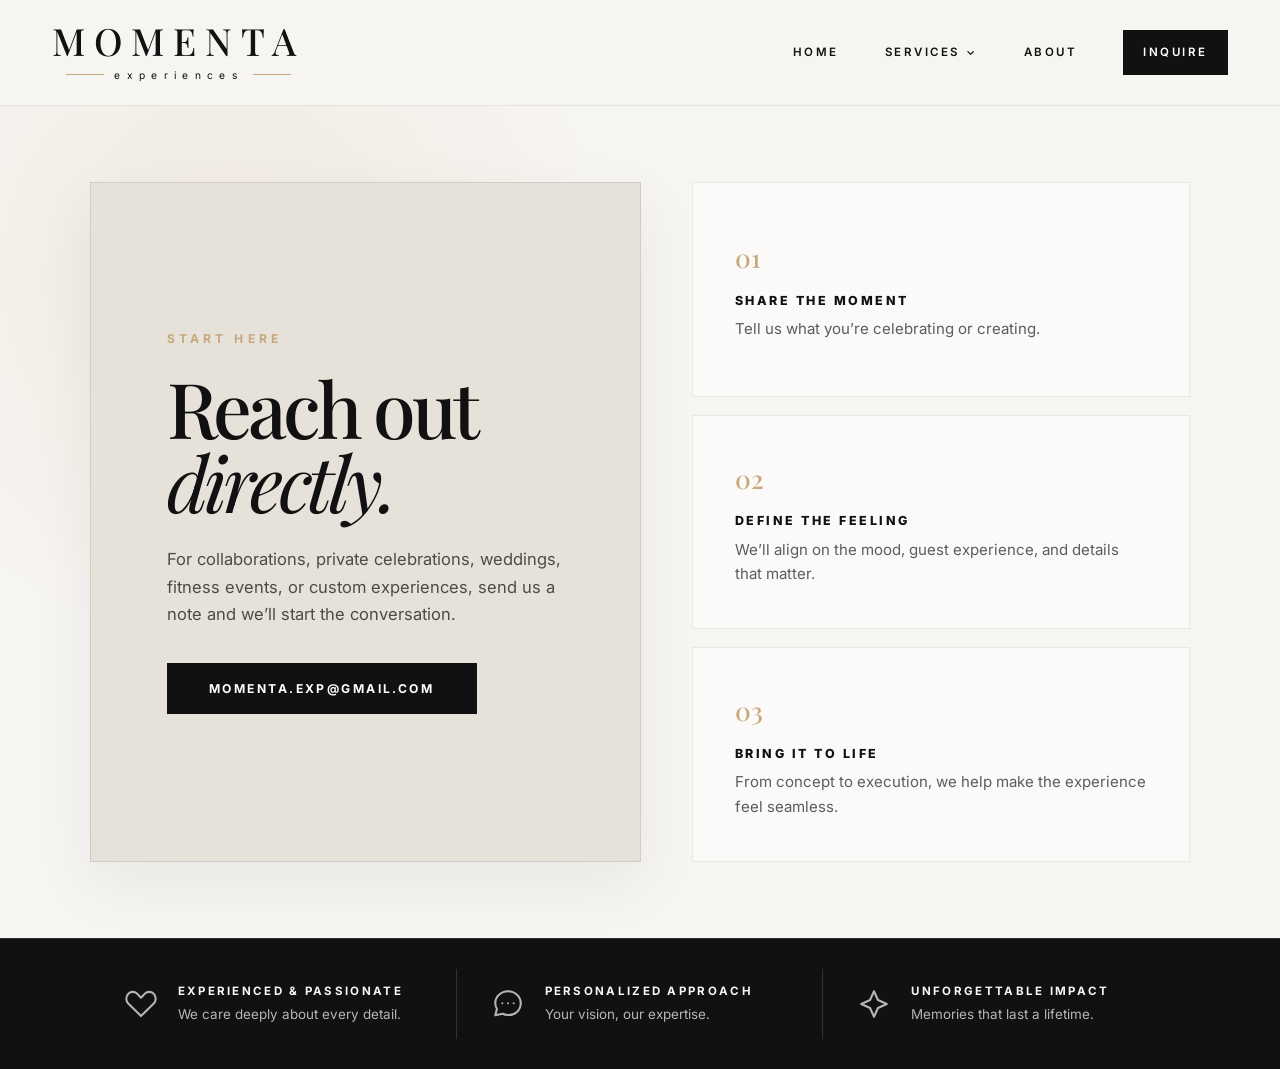
<file: inquire.html>
<!DOCTYPE html>
<html lang="en">
<head>
  <meta charset="UTF-8" />
  <meta name="viewport" content="width=device-width, initial-scale=1.0" />
  <title>Inquire | Momenta Experiences</title>

  <!-- Free Google Fonts: Playfair Display + Inter -->
  <link rel="preconnect" href="https://fonts.googleapis.com">
  <link rel="preconnect" href="https://fonts.gstatic.com" crossorigin>
  <link href="https://fonts.googleapis.com/css2?family=Inter:wght@300;400;500;600;700&family=Playfair+Display:wght@400;500;600;700&display=swap" rel="stylesheet">

  <link rel="stylesheet" href="style.css" />
</head>
<body>
  <header class="site-header">
    <a class="logo" href="index.html#home" aria-label="Momenta Experiences home">
      <span class="logo-primary">MOMENTA</span>
      <span class="logo-line">
        <span></span>
        <em>experiences</em>
        <span></span>
      </span>
    </a>

    <nav class="nav" aria-label="Primary navigation">
      <a href="index.html#home">Home</a>
      <div class="nav-dropdown">
        <a href="index.html#services" class="nav-dropdown-trigger">Services</a>
        <div class="nav-dropdown-menu" aria-label="Services submenu">
          <a href="fitness.html">Fitness & Wellness</a>
          <a href="celebrations.html">Milestone Birthdays & Celebrations</a>
          <a href="weddings.html">Weddings</a>
          <a href="custom-experiences.html">Custom Experiences</a>
        </div>
      </div>
      <a href="index.html#about">About</a>
      <a class="nav-button" href="inquire.html">Inquire</a>
    </nav>
    <button class="mobile-menu" type="button" aria-label="Open navigation" aria-expanded="false" aria-controls="mobileNav">Menu</button>
    <div class="mobile-nav" id="mobileNav" aria-label="Mobile navigation">
      <a href="index.html#home">Home</a>
      <a href="index.html#services">Services</a>
      <a href="index.html#about">About</a>
      <a href="inquire.html">Inquire</a>
    </div>
  </header>

  <main>
    <section class="inquire-page">
      <div class="inquire-layout">
        <div class="inquire-card">
          <p class="eyebrow">Start here</p>
          <h1>Reach out<br /><span>directly.</span></h1>
          <p>
            For collaborations, private celebrations, weddings, fitness events, or custom
            experiences, send us a note and we’ll start the conversation.
          </p>

          <a class="inquire-email" href="mailto:momenta.exp@gmail.com">
            momenta.exp@gmail.com
          </a>
        </div>

        <div class="inquire-steps" aria-label="Inquiry process">
          <article class="step-card">
            <span class="step-number">01</span>
            <h2>Share the moment</h2>
            <p>Tell us what you’re celebrating or creating.</p>
          </article>

          <article class="step-card">
            <span class="step-number">02</span>
            <h2>Define the feeling</h2>
            <p>We’ll align on the mood, guest experience, and details that matter.</p>
          </article>

          <article class="step-card">
            <span class="step-number">03</span>
            <h2>Bring it to life</h2>
            <p>From concept to execution, we help make the experience feel seamless.</p>
          </article>
        </div>
      </div>
    </section>
  </main>

  <footer class="footer">
    <div class="footer-card">
      <span class="footer-icon" aria-hidden="true">
        <svg viewBox="0 0 24 24">
          <path d="M20.8 4.6c-1.8-1.7-4.7-1.5-6.4.4L12 7.6 9.6 5C7.9 3.1 5 2.9 3.2 4.6 1.2 6.5 1.1 9.7 3 11.7l9 8.8 9-8.8c1.9-2 1.8-5.2-.2-7.1Z"/>
        </svg>
      </span>
      <div>
        <strong>Experienced & Passionate</strong>
        <span>We care deeply about every detail.</span>
      </div>
    </div>

    <div class="footer-card">
      <span class="footer-icon" aria-hidden="true">
        <svg viewBox="0 0 24 24">
          <path d="M21 11.5a8.4 8.4 0 0 1-9 8.3 8.8 8.8 0 0 1-3.8-.9L3 20l1.2-4.5A8.2 8.2 0 0 1 3 11.5C3 6.8 7 3 12 3s9 3.8 9 8.5Z"/>
          <path d="M8 11.5h.01M12 11.5h.01M16 11.5h.01"/>
        </svg>
      </span>
      <div>
        <strong>Personalized Approach</strong>
        <span>Your vision, our expertise.</span>
      </div>
    </div>

    <div class="footer-card">
      <span class="footer-icon" aria-hidden="true">
        <svg viewBox="0 0 24 24">
          <path d="M12 3 14.8 9.2 21 12l-6.2 2.8L12 21l-2.8-6.2L3 12l6.2-2.8L12 3Z"/>
        </svg>
      </span>
      <div>
        <strong>Unforgettable Impact</strong>
        <span>Memories that last a lifetime.</span>
      </div>
    </div>
  </footer>
  <script>
    document.addEventListener("DOMContentLoaded", function () {
      const menuButton = document.querySelector(".mobile-menu");
      const mobileNav = document.querySelector(".mobile-nav");

      if (!menuButton || !mobileNav) return;

      menuButton.addEventListener("click", function () {
        const isOpen = mobileNav.classList.toggle("is-open");
        menuButton.setAttribute("aria-expanded", isOpen ? "true" : "false");
      });

      mobileNav.querySelectorAll("a").forEach(function (link) {
        link.addEventListener("click", function () {
          mobileNav.classList.remove("is-open");
          menuButton.setAttribute("aria-expanded", "false");
        });
      });
    });
  </script>
</body>
</html>
</file>
<file: style.css>
:root {
  --ink: #111111;
  --cream: #f7f5f2;
  --sand: #e7e2d9;
  --taupe: #d4c6b5;
  --gold: #c6a87d;
  --sage: #a8b5a2;
  --white: #ffffff;
  --max-width: 1180px;
  --serif: "Playfair Display", Georgia, serif;
  --sans: "Inter", Arial, sans-serif;
}

* {
  box-sizing: border-box;
}

html {
  scroll-behavior: smooth;
}

body {
  margin: 0;
  color: var(--ink);
  background: var(--cream);
  font-family: var(--sans);
  line-height: 1.6;
  -webkit-font-smoothing: antialiased;
  text-rendering: optimizeLegibility;
}

a {
  color: inherit;
  text-decoration: none;
}

.site-header {
  position: sticky;
  top: 0;
  z-index: 20;
  display: flex;
  align-items: center;
  justify-content: space-between;
  gap: 32px;
  padding: 22px 52px;
  background: rgba(247, 245, 242, 0.94);
  backdrop-filter: blur(12px);
  border-bottom: 1px solid rgba(17, 17, 17, 0.08);
}

.logo {
  display: inline-flex;
  flex-direction: column;
  align-items: center;
  min-width: 210px;
}

.logo-primary {
  font-family: var(--serif);
  font-size: clamp(1.6rem, 3vw, 2.35rem);
  font-weight: 500;
  letter-spacing: 0.24em;
  line-height: 1;
}

.logo-line {
  display: flex;
  align-items: center;
  gap: 10px;
  margin-top: 7px;
}

.logo-line span {
  width: 38px;
  height: 1px;
  background: var(--gold);
}

.logo-line em {
  font-style: normal;
  font-size: 0.64rem;
  letter-spacing: 0.62em;
  text-transform: lowercase;
}

.nav {
  display: flex;
  align-items: center;
  gap: clamp(22px, 4vw, 46px);
  font-size: 0.72rem;
  font-weight: 600;
  letter-spacing: 0.22em;
  text-transform: uppercase;
}

.nav a {
  transition: color 180ms ease, opacity 180ms ease;
}

.nav a:hover {
  color: var(--gold);
}

.nav-button {
  padding: 13px 20px;
  color: var(--white);
  background: var(--ink);
}

.mobile-menu {
  display: none;
  border: 1px solid rgba(17, 17, 17, 0.18);
  background: transparent;
  padding: 10px 14px;
  text-transform: uppercase;
  letter-spacing: 0.14em;
}

.hero {
  position: relative;
  min-height: 38vh;
  display: flex;
  align-items: center;
  padding: 36px 7vw;
  overflow: hidden;
  color: var(--white);
  background:
    linear-gradient(90deg, rgba(17,17,17,0.78) 0%, rgba(17,17,17,0.52) 42%, rgba(17,17,17,0.08) 100%),
    url("https://images.unsplash.com/photo-1519225421980-715cb0215aed?auto=format&fit=crop&w=1800&q=80") center/cover;
}

.hero-content {
  position: relative;
  z-index: 2;
  max-width: 600px;
}

.eyebrow {
  margin: 0 0 16px;
  font-size: 0.76rem;
  font-weight: 700;
  letter-spacing: 0.34em;
  text-transform: uppercase;
}

.centered {
  text-align: center;
}

.hero h1,
.section h2,
.split-copy h2,
.cta h2 {
  font-family: var(--serif);
  font-weight: 500;
  line-height: 0.98;
  margin: 0;
}

.hero h1 {
  font-size: clamp(2.55rem, 5.25vw, 5rem);
  letter-spacing: -0.055em;
}

.hero h1 span,
.section h2 span,
.split-copy h2 span {
  font-style: italic;
  font-weight: 400;
}

.hero-copy {
  max-width: 460px;
  margin: 16px 0 20px;
  font-size: 0.95rem;
}

.button {
  display: inline-flex;
  align-items: center;
  justify-content: center;
  min-width: 170px;
  padding: 14px 26px;
  border: 1px solid transparent;
  font-family: var(--sans);
  font-size: 0.74rem;
  font-weight: 700;
  letter-spacing: 0.24em;
  text-transform: uppercase;
  transition: transform 180ms ease, background 180ms ease, color 180ms ease;
}

.button:hover {
  transform: translateY(-2px);
}

.button-light {
  color: var(--ink);
  background: var(--cream);
}

.button-dark {
  color: var(--white);
  background: var(--ink);
}

.section {
  max-width: var(--max-width);
  margin: 0 auto;
  padding: 28px 28px;
}

.section h2,
.cta h2 {
  font-size: clamp(2rem, 3.9vw, 3.35rem);
  text-align: center;
}

.service-grid {
  display: grid;
  grid-template-columns: repeat(4, 1fr);
  gap: 18px;
  margin-top: 22px;
}

.service-card {
  text-align: center;
  background: rgba(255,255,255,0.48);
  border-right: 1px solid rgba(17, 17, 17, 0.08);
  transition: transform 180ms ease, box-shadow 180ms ease;
}

.service-card:hover {
  transform: translateY(-4px);
  box-shadow: 0 18px 42px rgba(17, 17, 17, 0.08);
}

.image-card {
  min-height: 154px;
  background-size: cover;
  background-position: center;
  filter: saturate(1.04) contrast(1.02);
}

.fitness {
  background-image:
    linear-gradient(rgba(17,17,17,0.08), rgba(17,17,17,0.08)),
    url("assets/service-fitness.png");
}

.celebrations {
  background-image:
    linear-gradient(rgba(17,17,17,0.02), rgba(17,17,17,0.02)),
    url("assets/service-celebrations.png");
}

.weddings {
  background-image:
    linear-gradient(rgba(17,17,17,0.03), rgba(17,17,17,0.03)),
    url("assets/service-weddings.png");
}

.custom {
  background-image:
    linear-gradient(rgba(17,17,17,0.08), rgba(17,17,17,0.08)),
    url("assets/service-custom.png");
}

.service-icon {
  width: 30px;
  height: 30px;
  margin: 12px auto 6px;
  color: var(--gold);
}

.service-icon svg {
  width: 100%;
  height: 100%;
  fill: none;
  stroke: currentColor;
  stroke-width: 1.45;
  stroke-linecap: round;
  stroke-linejoin: round;
}

.service-card h3 {
  margin: 0 14px 8px;
  font-size: 0.8rem;
  letter-spacing: 0.18em;
  text-transform: uppercase;
}

.service-card p {
  margin: 0 auto 18px;
  max-width: 230px;
  padding: 0 18px;
  font-size: 0.9rem;
}

.split-section {
  display: grid;
  grid-template-columns: 1fr 1.1fr;
  min-height: 470px;
  background: var(--sand);
}

.split-copy {
  padding: clamp(48px, 7vw, 92px);
}

.split-copy h2 {
  font-size: clamp(2.1rem, 4vw, 3.8rem);
}

.split-copy p:not(.eyebrow) {
  max-width: 460px;
  margin: 24px 0;
}

.text-link {
  display: inline-block;
  margin-top: 12px;
  border-bottom: 1px solid var(--ink);
  font-size: 0.76rem;
  font-weight: 700;
  letter-spacing: 0.18em;
  text-transform: uppercase;
}

.split-image {
  display: grid;
  place-items: center;
  padding: 34px;
  background:
    linear-gradient(rgba(247,245,242,0.28), rgba(247,245,242,0.28)),
    url("assets/about-card.png") center/cover;
}

.brand-card {
  display: flex;
  flex-direction: column;
  align-items: center;
  justify-content: center;
  width: min(360px, 78vw);
  aspect-ratio: 1.45 / 1;
  background: rgba(247, 245, 242, 0.9);
  box-shadow: 0 22px 60px rgba(17, 17, 17, 0.16);
}

.brand-card-logo {
  font-family: var(--serif);
  font-size: 2.1rem;
  letter-spacing: 0.25em;
}

.brand-card-sub {
  margin-top: 4px;
  font-size: 0.72rem;
  letter-spacing: 0.52em;
}

.cta {
  position: relative;
  max-width: none;
  margin: 0;
  padding: 78px 28px 84px;
  text-align: center;
  background:
    linear-gradient(rgba(247, 245, 242, 0.92), rgba(247, 245, 242, 0.92)),
    radial-gradient(circle at center, rgba(198, 168, 125, 0.18), transparent 54%);
  border-top: 1px solid rgba(17, 17, 17, 0.08);
}

.cta .eyebrow {
  color: var(--gold);
}

.cta h2 {
  max-width: 850px;
  margin: 0 auto;
  color: var(--ink);
  font-family: var(--serif);
  font-weight: 500;
  letter-spacing: -0.035em;
}

.cta .button {
  margin-top: 30px;
}

.footer {
  display: grid;
  grid-template-columns: repeat(3, 1fr);
  gap: 0;
  padding: 30px 7vw;
  color: var(--cream);
  background: var(--ink);
  border-top: 1px solid rgba(255,255,255,0.12);
}

.footer-card {
  display: flex;
  align-items: center;
  gap: 20px;
  min-height: 70px;
  padding: 0 34px;
  border-right: 1px solid rgba(255,255,255,0.14);
}

.footer-card:last-child {
  border-right: none;
}

.footer-icon {
  flex: 0 0 auto;
  width: 34px;
  height: 34px;
  color: var(--gold);
}

.footer-icon svg {
  width: 100%;
  height: 100%;
  fill: none;
  stroke: currentColor;
  stroke-width: 1.45;
  stroke-linecap: round;
  stroke-linejoin: round;
}

.footer-card div {
  display: flex;
  flex-direction: column;
  gap: 4px;
}

.footer strong {
  font-size: 0.72rem;
  letter-spacing: 0.2em;
  text-transform: uppercase;
}

.footer span {
  color: rgba(247,245,242,0.72);
  font-size: 0.84rem;
}

@media (max-width: 980px) {
  .site-header {
    padding: 18px 24px;
  }

  .nav {
    display: none;
  }

  .mobile-menu {
    display: inline-block;
  }

  .service-grid {
    grid-template-columns: repeat(2, 1fr);
  }

  .split-section {
    grid-template-columns: 1fr;
  }

  .split-image {
    min-height: 360px;
  }

  .footer {
    grid-template-columns: 1fr;
    padding: 18px 7vw;
  }

  .footer-card {
    border-right: none;
    border-bottom: 1px solid rgba(255,255,255,0.14);
    padding: 22px 0;
  }

  .footer-card:last-child {
    border-bottom: none;
  }
}

@media (max-width: 640px) {
  .logo {
    align-items: flex-start;
    min-width: 0;
  }

  .logo-primary {
    font-size: 1.45rem;
    letter-spacing: 0.18em;
  }

  .logo-line span {
    width: 25px;
  }

  .hero {
    min-height: 46vh;
    padding: 44px 26px;
  }

  .hero-copy {
    font-size: 0.96rem;
  }

  .service-grid {
    grid-template-columns: 1fr;
  }

  .section {
    padding: 58px 22px;
  }

  .split-copy {
    padding: 48px 28px;
  }

  .footer {
    padding: 18px 28px;
  }
}

/* Inquire page */
.inquire-page {
  min-height: calc(100vh - 93px);
  padding: clamp(44px, 6vw, 76px) 7vw;
  background:
    radial-gradient(circle at 18% 20%, rgba(198, 168, 125, 0.16), transparent 30%),
    var(--cream);
}

.inquire-layout {
  display: grid;
  grid-template-columns: minmax(0, 1.05fr) minmax(320px, 0.95fr);
  gap: clamp(24px, 4vw, 52px);
  max-width: var(--max-width);
  margin: 0 auto;
  align-items: stretch;
}

.inquire-card {
  min-height: 590px;
  padding: clamp(42px, 6vw, 76px);
  background: var(--sand);
  border: 1px solid rgba(17, 17, 17, 0.10);
  box-shadow: 0 22px 60px rgba(17, 17, 17, 0.06);
  display: flex;
  flex-direction: column;
  align-items: flex-start;
  justify-content: center;
  position: relative;
}


.inquire-card .eyebrow {
  color: var(--gold);
  margin-bottom: 22px;
}

.inquire-card h1 {
  margin: 0;
  color: var(--ink);
  font-family: var(--serif);
  font-size: clamp(3.1rem, 6vw, 5.6rem);
  font-weight: 500;
  letter-spacing: -0.055em;
  line-height: 0.96;
}

.inquire-card h1 span {
  font-style: italic;
  font-weight: 400;
}

.inquire-card p:not(.eyebrow) {
  max-width: 560px;
  margin: 28px 0 34px;
  color: rgba(17, 17, 17, 0.72);
  font-family: var(--sans);
  font-size: clamp(1rem, 1.3vw, 1.12rem);
  line-height: 1.65;
}

.inquire-email {
  display: inline-flex;
  align-items: center;
  justify-content: center;
  min-width: 310px;
  padding: 16px 24px;
  color: var(--white);
  background: var(--ink);
  font-family: var(--sans);
  font-size: 0.76rem;
  font-weight: 700;
  letter-spacing: 0.2em;
  text-transform: uppercase;
  transition: transform 180ms ease, background 180ms ease;
  position: relative;
  z-index: 1;
}

.inquire-email:hover {
  transform: translateY(-2px);
  background: #2a2a2a;
}

.inquire-steps {
  display: grid;
  grid-template-rows: repeat(3, 1fr);
  gap: 18px;
}

.step-card {
  padding: clamp(28px, 4vw, 42px);
  background: rgba(255, 255, 255, 0.54);
  border: 1px solid rgba(17, 17, 17, 0.08);
  display: flex;
  flex-direction: column;
  justify-content: center;
  transition: transform 180ms ease, box-shadow 180ms ease;
}

.step-card:hover {
  transform: translateY(-3px);
  box-shadow: 0 18px 42px rgba(17, 17, 17, 0.07);
}

.step-number {
  display: inline-block;
  margin-bottom: 14px;
  color: var(--gold);
  font-family: var(--serif);
  font-size: clamp(1.35rem, 2vw, 1.7rem);
  font-weight: 500;
}

.step-card h2 {
  margin: 0 0 8px;
  color: var(--ink);
  font-family: var(--sans);
  font-size: 0.78rem;
  font-weight: 800;
  letter-spacing: 0.2em;
  line-height: 1.4;
  text-transform: uppercase;
}

.step-card p {
  margin: 0;
  color: rgba(17, 17, 17, 0.68);
  font-size: 0.94rem;
  line-height: 1.6;
}

@media (max-width: 980px) {
  .inquire-page {
    padding: 42px 24px;
  }

  .inquire-layout {
    grid-template-columns: 1fr;
  }

  .inquire-card {
    min-height: auto;
  }

  .inquire-steps {
    grid-template-rows: none;
  }
}

@media (max-width: 640px) {
  .inquire-card {
    padding: 36px 26px;
  }

  .inquire-email {
    width: 100%;
    min-width: 0;
    padding: 16px 18px;
    font-size: 0.72rem;
    letter-spacing: 0.14em;
  }

  .step-card {
    padding: 26px 24px;
  }
}


/* Clickable service cards */
.service-link {
  display: block;
  color: inherit;
  text-decoration: none;
}

.service-link:focus-visible {
  outline: 2px solid var(--gold);
  outline-offset: 4px;
}

/* Service detail pages */
.service-detail-hero {
  min-height: 38vh;
  display: flex;
  align-items: center;
  padding: 36px 7vw;
  color: var(--white);
  background-size: cover;
  background-position: center;
}

.service-detail-content {
  max-width: 680px;
}

.service-detail-content h1 {
  margin: 0;
  font-family: var(--serif);
  font-size: clamp(2.55rem, 5.25vw, 5rem);
  font-weight: 500;
  letter-spacing: -0.055em;
  line-height: 0.98;
}

.service-detail-content h1 span {
  font-style: italic;
  font-weight: 400;
}

.service-detail-content p:not(.eyebrow) {
  max-width: 460px;
  margin: 16px 0 20px;
  font-size: 0.95rem;
  color: rgba(255, 255, 255, 0.88);
}

.fitness-detail {
  background:
    linear-gradient(90deg, rgba(17,17,17,0.78), rgba(17,17,17,0.18)),
    url("assets/service-fitness.png") center/cover;
}

.celebrations-detail {
  background:
    linear-gradient(90deg, rgba(17,17,17,0.78), rgba(17,17,17,0.18)),
    url("assets/service-celebrations.png") center/cover;
}

.weddings-detail {
  background:
    linear-gradient(90deg, rgba(17,17,17,0.78), rgba(17,17,17,0.18)),
    url("assets/service-weddings.png") center/cover;
}

.custom-detail {
  background:
    linear-gradient(90deg, rgba(17,17,17,0.78), rgba(17,17,17,0.18)),
    url("assets/service-custom.png") center/cover;
}

.service-detail-section {
  padding: 78px 7vw;
  background: var(--cream);
}

.service-detail-grid {
  display: grid;
  grid-template-columns: 1fr 1fr;
  gap: clamp(38px, 6vw, 70px);
  max-width: var(--max-width);
  margin: 0 auto;
  align-items: start;
}

.service-detail-grid h2 {
  margin: 0;
  font-family: var(--serif);
  font-size: clamp(2.2rem, 4vw, 4rem);
  font-weight: 500;
  letter-spacing: -0.04em;
  line-height: 1;
}

.service-detail-list {
  background: rgba(255, 255, 255, 0.5);
  border: 1px solid rgba(17, 17, 17, 0.08);
  padding: clamp(28px, 4vw, 46px);
}

.service-detail-list ul {
  margin: 0;
  padding-left: 20px;
}

.service-detail-list li {
  margin-bottom: 14px;
  color: rgba(17, 17, 17, 0.75);
  font-size: 1rem;
  line-height: 1.55;
}

.service-crosslink {
  padding: 70px 7vw 82px;
  background: var(--sand);
  text-align: center;
}

.service-crosslink h2 {
  max-width: 760px;
  margin: 0 auto 32px;
  font-family: var(--serif);
  font-size: clamp(2.2rem, 4vw, 4rem);
  font-weight: 500;
  letter-spacing: -0.04em;
  line-height: 1;
}

.service-mini-grid {
  display: grid;
  grid-template-columns: repeat(4, 1fr);
  gap: 14px;
  max-width: var(--max-width);
  margin: 0 auto;
}

.service-mini-grid a {
  display: flex;
  align-items: center;
  justify-content: center;
  min-height: 82px;
  padding: 20px;
  background: rgba(255,255,255,0.54);
  border: 1px solid rgba(17, 17, 17, 0.08);
  font-size: 0.76rem;
  font-weight: 800;
  letter-spacing: 0.18em;
  line-height: 1.5;
  text-transform: uppercase;
  transition: transform 180ms ease, box-shadow 180ms ease;
}

.service-mini-grid a:hover {
  transform: translateY(-3px);
  box-shadow: 0 18px 42px rgba(17, 17, 17, 0.07);
}

@media (max-width: 980px) {
  .service-detail-grid,
  .service-mini-grid {
    grid-template-columns: 1fr;
  }

  .service-detail-hero {
    min-height: 46vh;
    padding: 44px 26px;
  }
}


/* Past event examples on service pages */
.past-events-section {
  padding: 78px 7vw 64px;
  background: var(--cream);
  border-top: 1px solid rgba(17, 17, 17, 0.06);
}

.past-events-section > h2 {
  max-width: 760px;
  margin: 0 auto 46px;
  text-align: center;
  font-family: var(--serif);
  font-size: clamp(2.2rem, 4vw, 4rem);
  font-weight: 500;
  letter-spacing: -0.04em;
  line-height: 1;
}

.past-event {
  display: grid;
  grid-template-columns: 1fr 1fr;
  gap: clamp(28px, 5vw, 64px);
  max-width: var(--max-width);
  margin: 0 auto 54px;
  align-items: center;
}

.past-event:last-child {
  margin-bottom: 0;
}

.past-event.reverse .past-event-image {
  order: 2;
}

.past-event-image {
  min-height: 360px;
  background-size: cover;
  background-position: center;
}

.placeholder-event-image {
  display: grid;
  place-items: center;
  min-height: 360px;
  background:
    linear-gradient(135deg, rgba(198, 168, 125, 0.22), rgba(247, 245, 242, 0.88)),
    var(--sand);
  border: 1px solid rgba(17, 17, 17, 0.10);
}

.placeholder-event-image span {
  color: rgba(17, 17, 17, 0.52);
  font-size: 0.78rem;
  font-weight: 800;
  letter-spacing: 0.22em;
  text-transform: uppercase;
}

.past-event-copy {
  padding: clamp(30px, 4vw, 48px);
  background: rgba(255,255,255,0.5);
  border: 1px solid rgba(17,17,17,0.08);
}

.past-event-copy .eyebrow {
  color: var(--gold);
}

.past-event-copy h3 {
  margin: 0;
  font-family: var(--serif);
  font-size: clamp(2rem, 3.5vw, 3.4rem);
  font-weight: 500;
  letter-spacing: -0.04em;
  line-height: 1;
}

.past-event-copy p:not(.eyebrow) {
  margin: 20px 0 22px;
  color: rgba(17,17,17,0.72);
  line-height: 1.65;
}

.past-event-copy ul {
  margin: 0;
  padding-left: 20px;
}

.past-event-copy li {
  margin-bottom: 10px;
  color: rgba(17,17,17,0.72);
  line-height: 1.55;
}

@media (max-width: 860px) {
  .past-event,
  .past-event.reverse {
    grid-template-columns: 1fr;
  }

  .past-event.reverse .past-event-image {
    order: 0;
  }

  .past-event-image,
  .placeholder-event-image {
    min-height: 280px;
  }
}


.seventieth-birthday-event {
  background-image: url("assets/70th-birthday-milestone.jpg");
  background-position: center center;
  background-size: contain;
  background-repeat: no-repeat;
  background-color: var(--sand);
}


.girl-scout-yoga-event {
  background-image: url("assets/girl-scout-kids-yoga.jpg");
  background-position: center center;
  background-size: cover;
}


.cultural-night-dance-event {
  background-image: url("assets/interactive-bollywood-dance.jpg");
  background-position: center center;
  background-size: cover;
}


.seventieth-birthday-event.past-event-image,
.past-event-image.seventieth-birthday-event {
  min-height: 430px;
}


.lohri-bonfire-event {
  background-image: url("assets/lohri-bonfire-festival.jpg");
  background-position: center center;
  background-size: contain;
  background-repeat: no-repeat;
  background-color: var(--sand);
}


.lohri-bonfire-event.past-event-image,
.past-event-image.lohri-bonfire-event {
  min-height: 480px;
}


.sangeet-evening-event {
  background-image: url("assets/sangeet-evening.jpg");
  background-position: center center;
  background-size: cover;
}





/* Copyright footer for individual service pages */
.copyright-footer {
  display: flex;
  align-items: center;
  justify-content: center;
  padding: 28px 7vw;
  color: rgba(247, 245, 242, 0.76);
  background: var(--ink);
  text-align: center;
}

.copyright-footer p {
  width: 100%;
  margin: 0 auto;
  text-align: center;
  font-size: 0.74rem;
  font-weight: 600;
  letter-spacing: 0.16em;
  text-transform: uppercase;
}


.custom-choreography-event {
  background-image: url("assets/custom-choreography-performance.jpg");
  background-position: center center;
  background-size: cover;
}


.community-diwali-event {
  background-image: url("assets/community-diwali-celebration.jpg");
  background-position: center center;
  background-size: contain;
  background-repeat: no-repeat;
  background-color: #180062;
}


.community-diwali-event.past-event-image,
.past-event-image.community-diwali-event {
  min-height: 520px;
}


.personalized-one-to-one-event {
  background-image: url("assets/personalized-one-to-one-services.jpg");
  background-position: center center;
  background-size: cover;
  background-repeat: no-repeat;
}


/* When clicking Home, show the full hero section including the eyebrow line */
#home {
  scroll-margin-top: 0;
}

/* When clicking Services, start cleanly at the What We Do section */
#services {
  scroll-margin-top: 76px;
}

/* When clicking About, start cleanly at the We Believe section */
#about {
  scroll-margin-top: 76px;
}


/* Keep anchor targets flush to the top so the prior section is not visible */
#home,
#services,
#about {
  scroll-margin-top: 0;
}

/* Home should show the full hero section */
#home {
  scroll-margin-top: 0;
}

/* Services should begin at What We Do, without hero bottom showing */
#services {
  scroll-margin-top: 0;
}

/* About should begin at We Believe, without services bottom showing */
#about {
  scroll-margin-top: 0;
}


/* Keep target sections flush to viewport so previous section does not show */
#home,
#services,
#about {
  scroll-margin-top: 0;
}

/* Keep homepage hero aligned so the WE DESIGN line is visible */
#home {
  scroll-margin-top: 0;
}

/* Add header-safe breathing room inside anchor sections */
#services {
  padding-top: calc(42px + 74px);
}

#about {
  padding-top: calc(42px + 74px);
}

@media (max-width: 860px) {
  #services,
  #about {
    padding-top: calc(38px + 64px);
  }
}

/* Anchor navigation alignment fixes */
html {
  scroll-behavior: smooth;
  scroll-padding-top: 0;
}

/* Keep Services and About flush so the prior section does not show */
#services,
#about {
  scroll-margin-top: 0;
}

/* Home needs header offset so the full hero copy, including WE DESIGN, is visible */
#home {
  scroll-margin-top: 92px;
}

/* Add header-safe breathing room inside anchor sections */
#services {
  padding-top: calc(42px + 74px);
}

#about {
  padding-top: calc(42px + 74px);
}

@media (max-width: 860px) {
  #home {
    scroll-margin-top: 82px;
  }

  #services,
  #about {
    padding-top: calc(38px + 64px);
  }
}

/* Services dropdown navigation */
.nav-dropdown {
  position: relative;
  display: inline-flex;
  align-items: center;
}

.nav-dropdown-trigger {
  display: inline-flex;
  align-items: center;
  gap: 6px;
}

.nav-dropdown-trigger::after {
  content: "⌄";
  font-size: 0.72rem;
  line-height: 1;
  transform: translateY(-1px);
}

.nav-dropdown-menu {
  position: absolute;
  top: calc(100% + 14px);
  left: 50%;
  min-width: 285px;
  padding: 12px;
  background: rgba(247, 245, 242, 0.98);
  border: 1px solid rgba(17, 17, 17, 0.10);
  box-shadow: 0 22px 54px rgba(17, 17, 17, 0.12);
  transform: translateX(-50%) translateY(8px);
  opacity: 0;
  visibility: hidden;
  pointer-events: none;
  transition: opacity 180ms ease, transform 180ms ease, visibility 180ms ease;
}

.nav-dropdown-menu::before {
  content: "";
  position: absolute;
  left: 0;
  right: 0;
  top: -16px;
  height: 16px;
}

.nav-dropdown:hover .nav-dropdown-menu,
.nav-dropdown:focus-within .nav-dropdown-menu {
  opacity: 1;
  visibility: visible;
  pointer-events: auto;
  transform: translateX(-50%) translateY(0);
}

.nav-dropdown-menu a {
  display: block;
  padding: 13px 14px;
  color: var(--ink);
  font-size: 0.68rem;
  font-weight: 700;
  letter-spacing: 0.16em;
  line-height: 1.45;
  text-transform: uppercase;
  border-bottom: 1px solid rgba(17, 17, 17, 0.07);
}

.nav-dropdown-menu a:last-child {
  border-bottom: none;
}

.nav-dropdown-menu a:hover {
  color: var(--gold);
  background: rgba(198, 168, 125, 0.08);
}

/* Stronger clickable service tile interaction */
.service-link {
  cursor: pointer;
}

.service-card {
  position: relative;
  overflow: hidden;
  transform-origin: center;
}

.service-card .image-card {
  transition: transform 220ms ease, filter 220ms ease;
}

.service-card:hover,
.service-card:focus-visible {
  transform: translateY(-8px) scale(1.035);
  box-shadow: 0 24px 60px rgba(17, 17, 17, 0.14);
  z-index: 3;
}

.service-card:hover .image-card,
.service-card:focus-visible .image-card {
  transform: scale(1.06);
  filter: saturate(1.12) contrast(1.05);
}

.service-card::after {
  content: "Explore";
  position: absolute;
  top: 12px;
  right: 12px;
  padding: 7px 10px;
  color: var(--ink);
  background: rgba(247, 245, 242, 0.92);
  border: 1px solid rgba(17, 17, 17, 0.08);
  font-size: 0.62rem;
  font-weight: 800;
  letter-spacing: 0.16em;
  text-transform: uppercase;
  opacity: 0;
  transform: translateY(-6px);
  transition: opacity 180ms ease, transform 180ms ease;
}

.service-card:hover::after,
.service-card:focus-visible::after {
  opacity: 1;
  transform: translateY(0);
}

@media (max-width: 980px) {
  .service-card:hover,
  .service-card:focus-visible {
    transform: translateY(-5px) scale(1.015);
  }
}

/* Mobile dropdown navigation */
.mobile-nav {
  display: none;
}

@media (max-width: 980px) {
  .site-header {
    position: sticky;
    top: 0;
    z-index: 50;
  }

  .site-header .nav {
    display: none;
  }

  .mobile-menu {
    display: inline-flex;
    align-items: center;
    justify-content: center;
    margin-left: auto;
    border: 1px solid rgba(17, 17, 17, 0.18);
    background: transparent;
    padding: 10px 14px;
    color: var(--ink);
    font-family: var(--sans);
    font-size: 0.72rem;
    font-weight: 700;
    letter-spacing: 0.14em;
    text-transform: uppercase;
    cursor: pointer;
  }

  .mobile-nav {
    position: absolute;
    top: 100%;
    left: 0;
    right: 0;
    z-index: 49;
    display: grid;
    padding: 8px 24px 14px;
    background: rgba(247, 245, 242, 0.98);
    border-bottom: 1px solid rgba(17, 17, 17, 0.08);
    box-shadow: 0 18px 42px rgba(17, 17, 17, 0.10);
    opacity: 0;
    visibility: hidden;
    transform: translateY(-8px);
    pointer-events: none;
    transition: opacity 180ms ease, transform 180ms ease, visibility 180ms ease;
  }

  .mobile-nav.is-open {
    opacity: 1;
    visibility: visible;
    transform: translateY(0);
    pointer-events: auto;
  }

  .mobile-nav a {
    display: block;
    padding: 15px 0;
    border-bottom: 1px solid rgba(17, 17, 17, 0.08);
    color: var(--ink);
    font-size: 0.76rem;
    font-weight: 800;
    letter-spacing: 0.22em;
    text-transform: uppercase;
  }

  .mobile-nav a:last-child {
    border-bottom: none;
  }

  .mobile-nav a:hover {
    color: var(--gold);
  }
}

@media (min-width: 981px) {
  .mobile-menu,
  .mobile-nav {
    display: none !important;
  }
}
</file>
